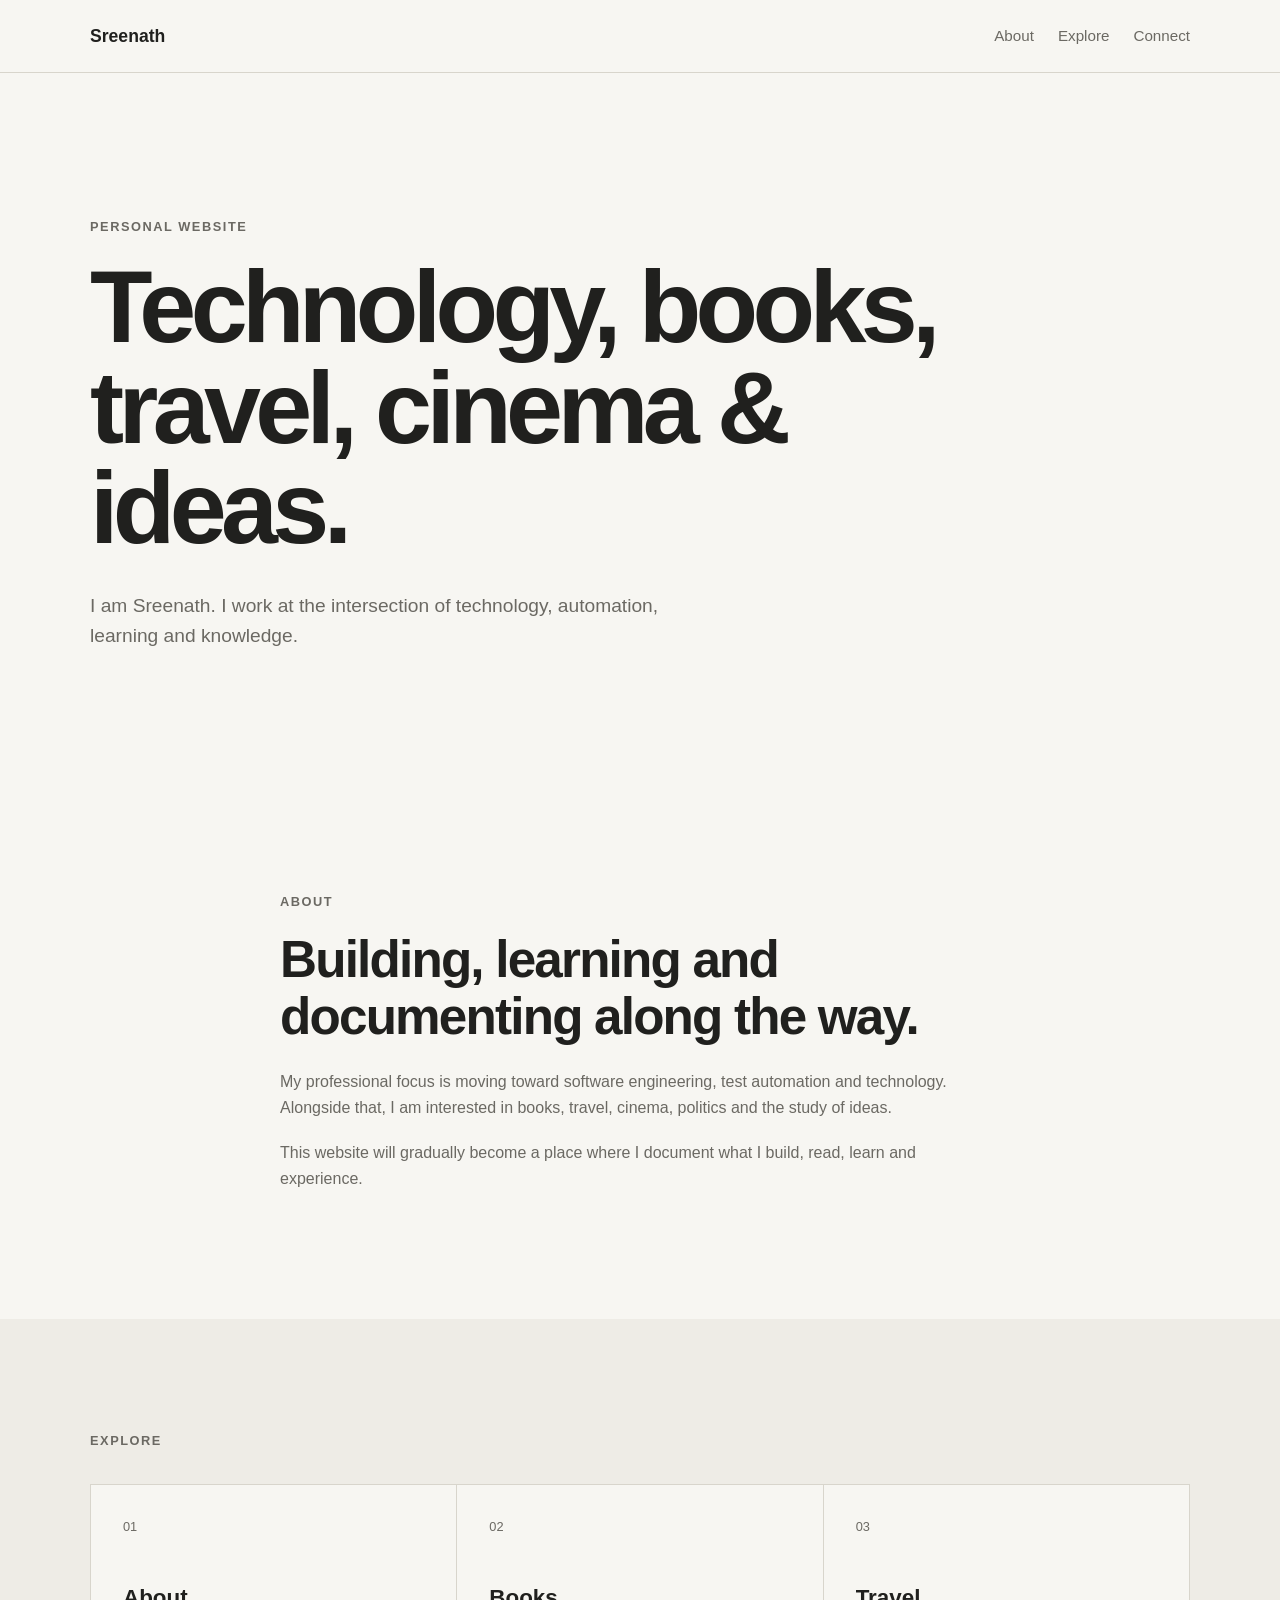
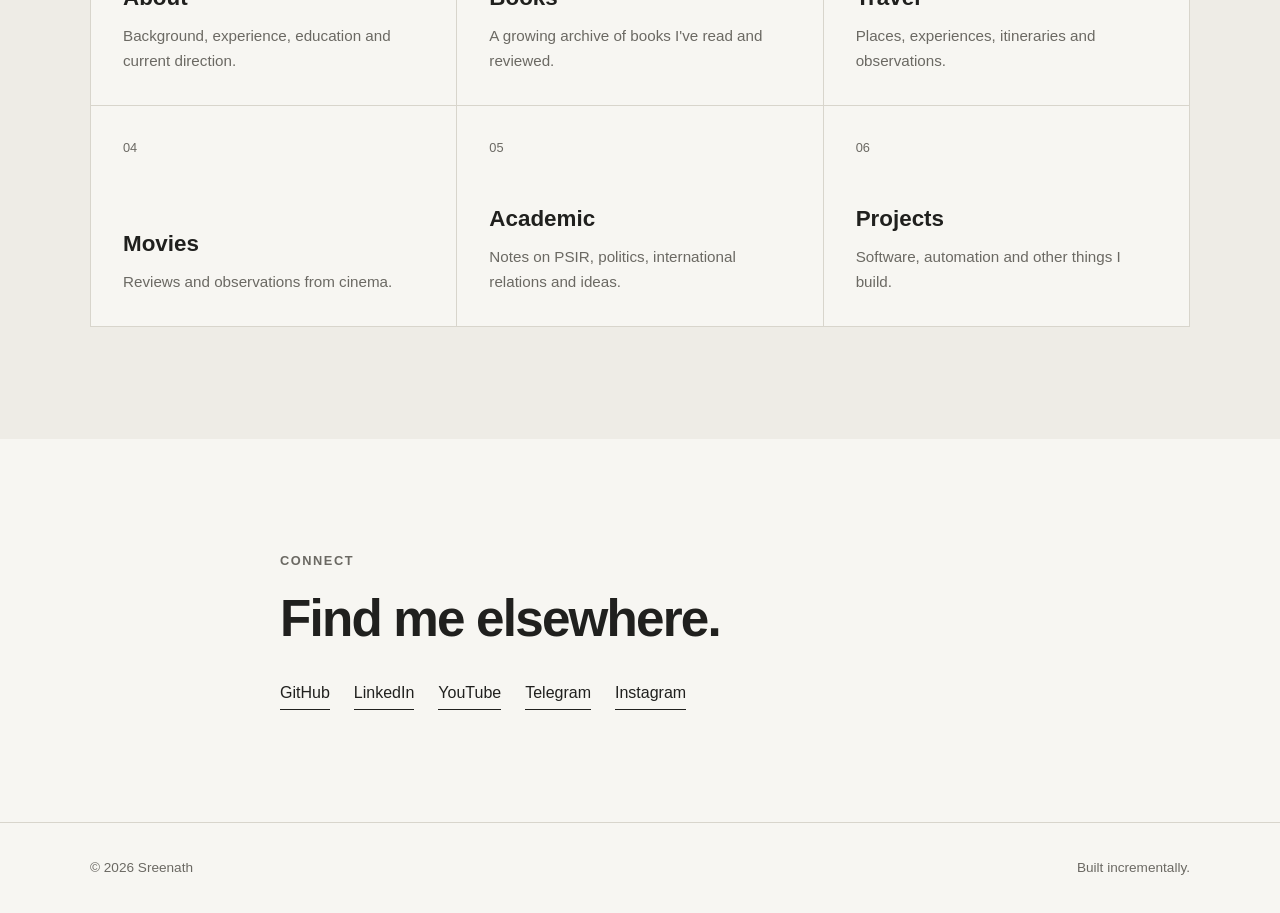
<file: index.html>
<!DOCTYPE html>
<html lang="en">
<head>
    <meta charset="UTF-8">
    <meta name="viewport" content="width=device-width, initial-scale=1.0">

    <meta
        name="description"
        content="Sreenath's personal website — technology, books, travel, cinema, politics and ideas."
    >

    <title>Sreenath — Technology, Books, Travel & Ideas</title>

    <link rel="stylesheet" href="style.css">
</head>

<body>

    <header class="site-header">
        <div class="container header-inner">

            <a class="site-name" href="index.html">
                Sreenath
            </a>

            <nav aria-label="Main navigation">
                <a href="about.html">About</a>
                <a href="#explore">Explore</a>
                <a href="#connect">Connect</a>
            </nav>

        </div>
    </header>


    <main>

        <!-- Hero -->

        <section class="hero">
            <div class="container">

                <p class="eyebrow">
                    Personal website
                </p>

                <h1>
                    Technology, books,<br>
                    travel, cinema & ideas.
                </h1>

                <p class="hero-description">
                    I am Sreenath. I work at the intersection of technology,
                    automation, learning and knowledge.
                </p>

            </div>
        </section>


        <!-- About -->

        <section id="about" class="section">
            <div class="container narrow">

                <p class="section-label">
                    About
                </p>

                <h2>
                    Building, learning and documenting along the way.
                </h2>

                <p>
                    My professional focus is moving toward software engineering,
                    test automation and technology. Alongside that, I am interested
                    in books, travel, cinema, politics and the study of ideas.
                </p>

                <p>
                    This website will gradually become a place where I document
                    what I build, read, learn and experience.
                </p>

            </div>
        </section>


        <!-- Explore -->

        <section id="explore" class="section section-alt">
            <div class="container">

                <p class="section-label">
                    Explore
                </p>

                <div class="cards">

                    <a class="card" href="about.html">
                        <span class="card-number">01</span>
                        <h3>About</h3>
                        <p>
                            Background, experience, education and current direction.
                        </p>
                    </a>

                    <a class="card" href="#">
                        <span class="card-number">02</span>
                        <h3>Books</h3>
                        <p>
                            A growing archive of books I've read and reviewed.
                        </p>
                    </a>

                    <a class="card" href="#">
                        <span class="card-number">03</span>
                        <h3>Travel</h3>
                        <p>
                            Places, experiences, itineraries and observations.
                        </p>
                    </a>

                    <a class="card" href="#">
                        <span class="card-number">04</span>
                        <h3>Movies</h3>
                        <p>
                            Reviews and observations from cinema.
                        </p>
                    </a>

                    <a class="card" href="#">
                        <span class="card-number">05</span>
                        <h3>Academic</h3>
                        <p>
                            Notes on PSIR, politics, international relations and ideas.
                        </p>
                    </a>

                    <a class="card" href="#">
                        <span class="card-number">06</span>
                        <h3>Projects</h3>
                        <p>
                            Software, automation and other things I build.
                        </p>
                    </a>

                </div>

            </div>
        </section>


        <!-- Connect -->

        <section id="connect" class="section">
            <div class="container narrow">

                <p class="section-label">
                    Connect
                </p>

                <h2>
                    Find me elsewhere.
                </h2>

                <div class="social-links">

                    <a href="https://github.com/sree34u" target="_blank" rel="noopener noreferrer">
                        GitHub
                    </a>

                    <a href="https://www.linkedin.com/in/sreenath-s-sree34u/" target="_blank" rel="noopener noreferrer">
                        LinkedIn
                    </a>

                    <a href="https://www.youtube.com/" target="_blank" rel="noopener noreferrer">
                        YouTube
                    </a>

                    <a href="https://t.me/sree34u" target="_blank" rel="noopener noreferrer">
                        Telegram
                    </a>

                    <a href="https://www.instagram.com/sree34u/" target="_blank" rel="noopener noreferrer">
                        Instagram
                    </a>

                </div>

            </div>
        </section>

    </main>


    <footer class="site-footer">
        <div class="container footer-inner">

            <p>
                © 2026 Sreenath
            </p>

            <p>
                Built incrementally.
            </p>

        </div>
    </footer>

</body>
</html>
</file>
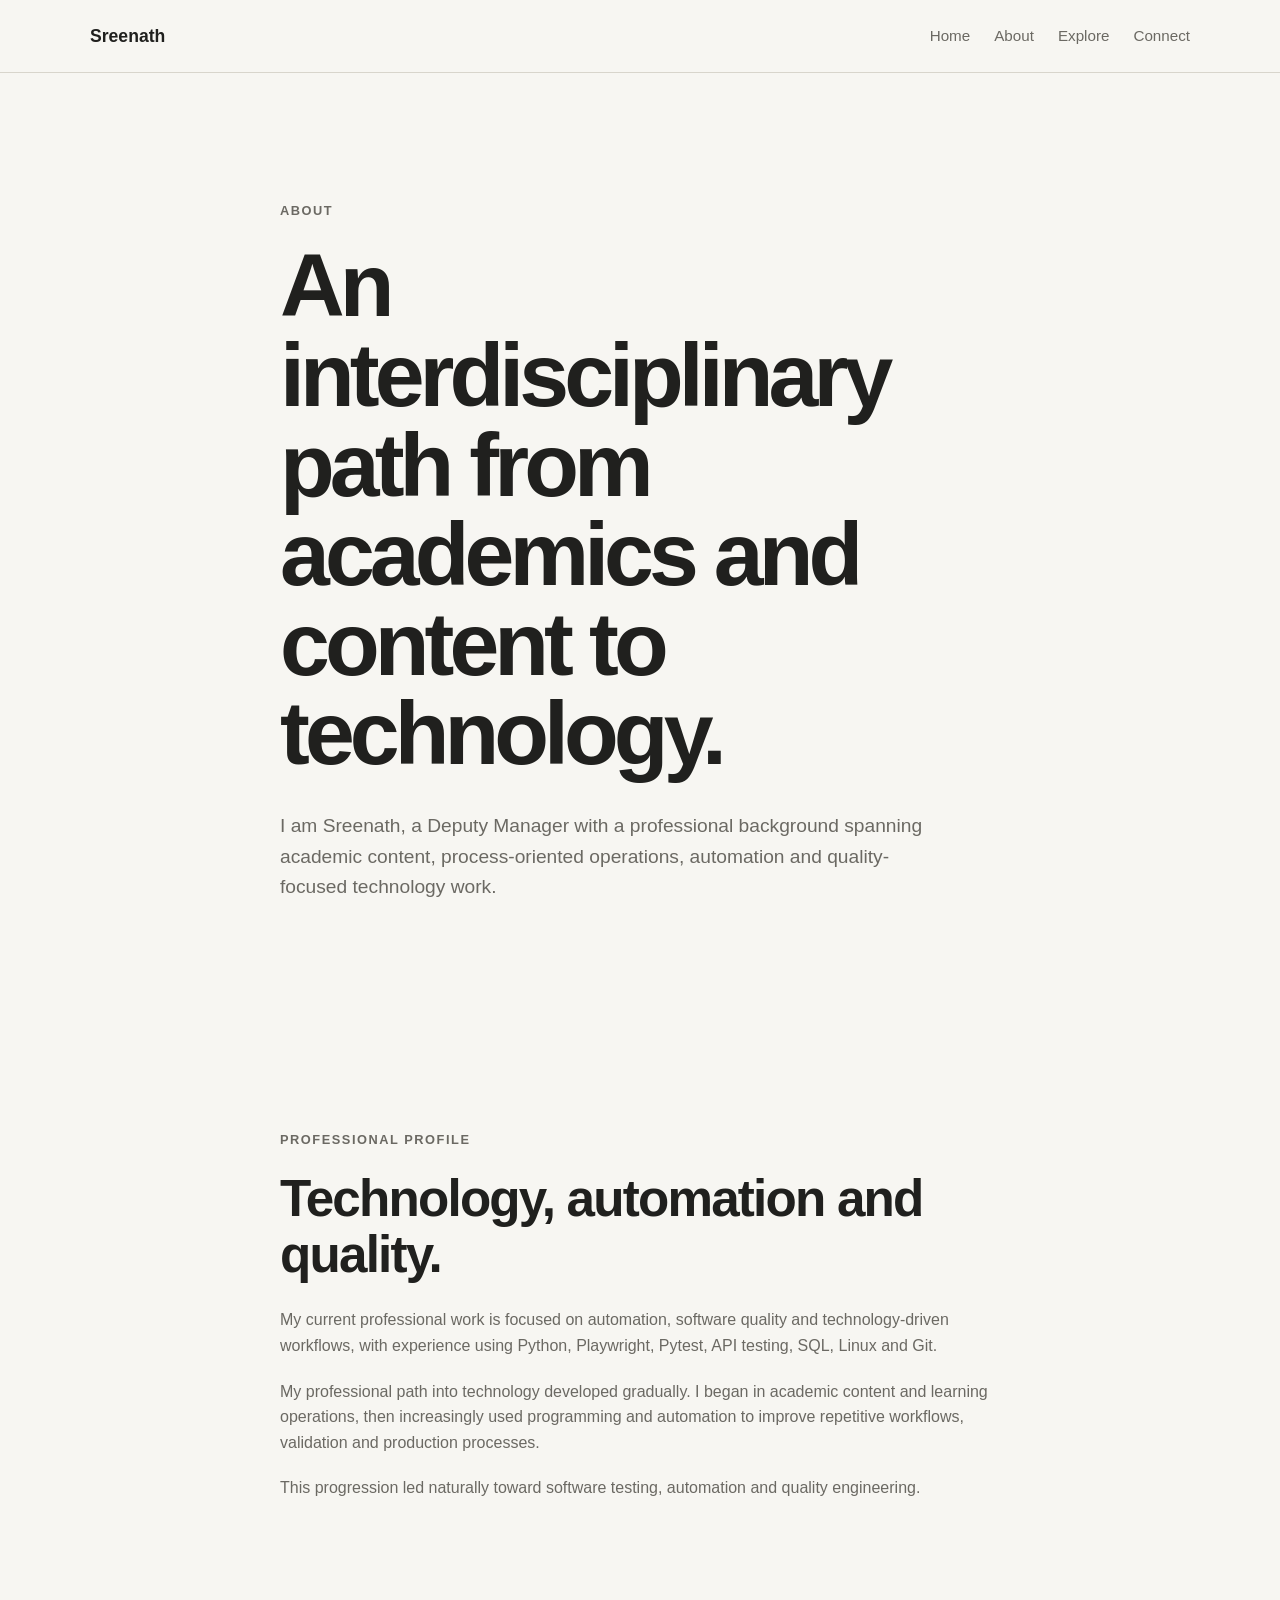
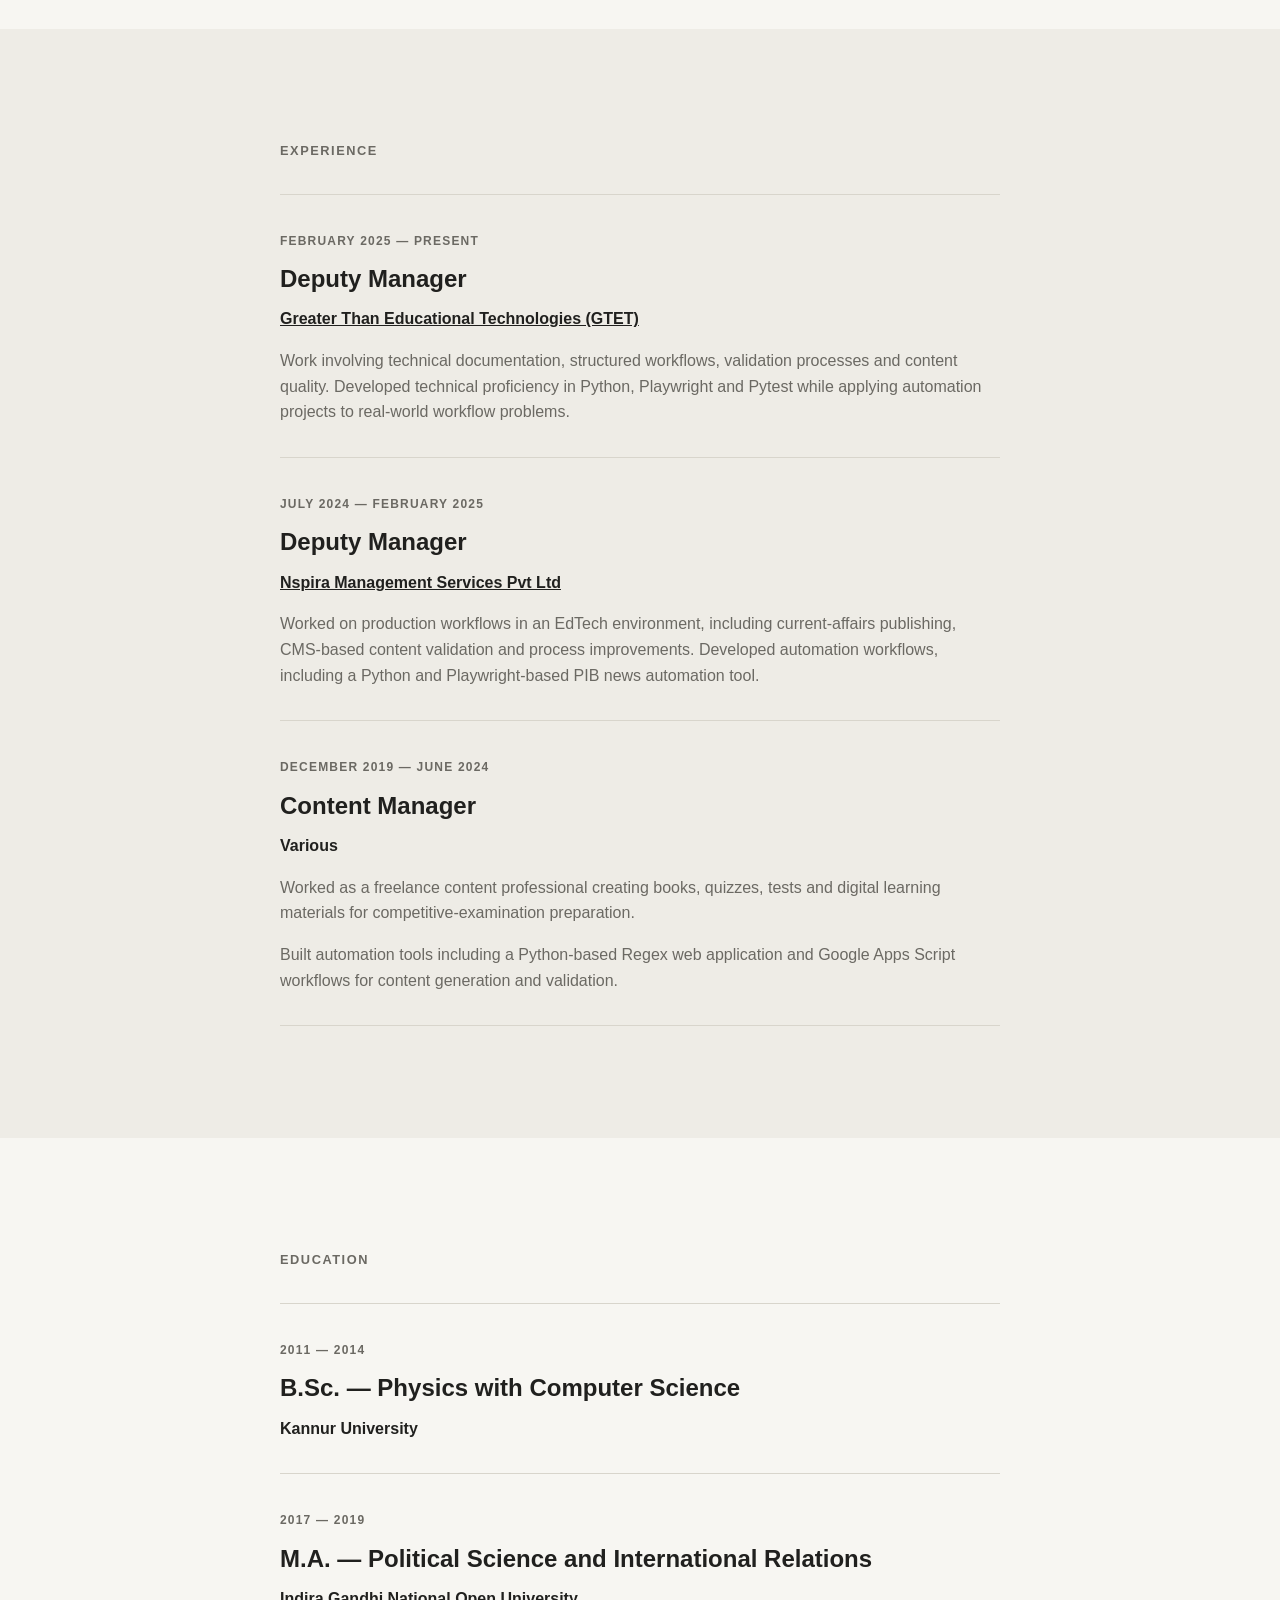
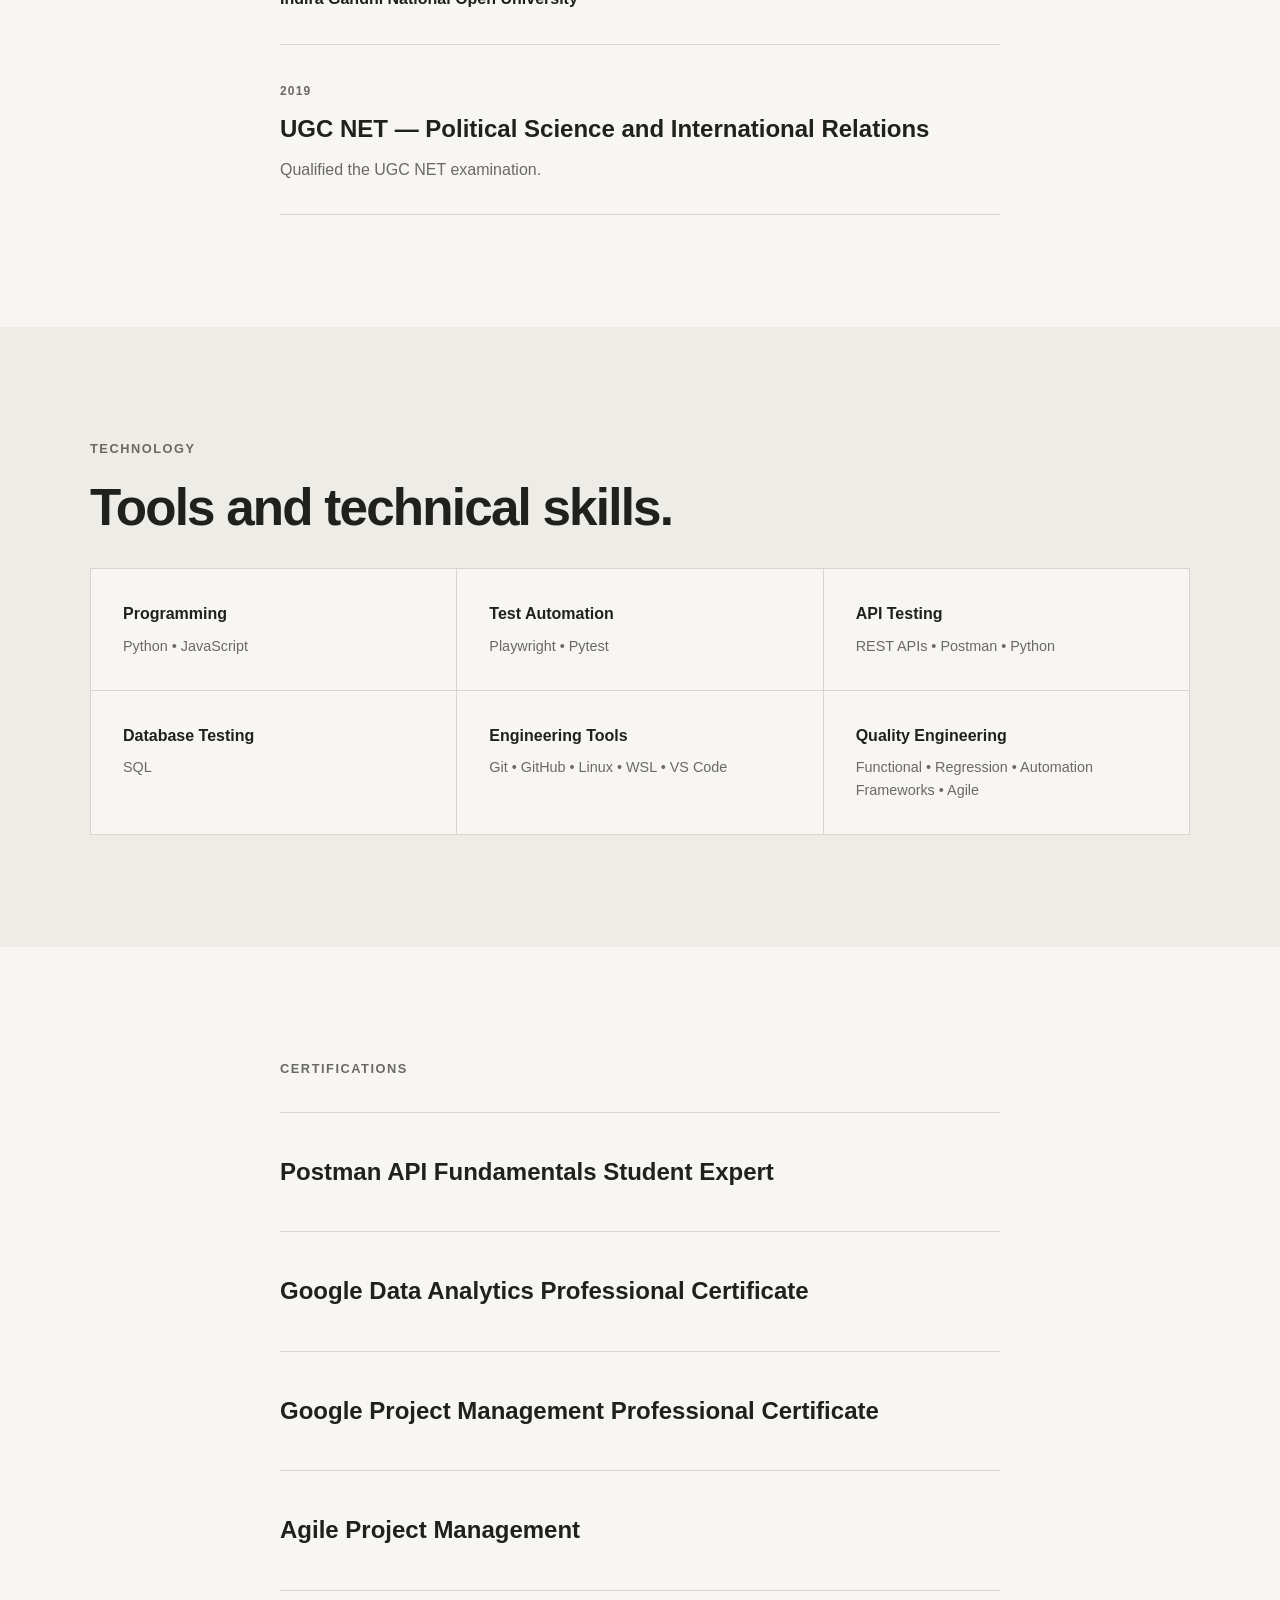
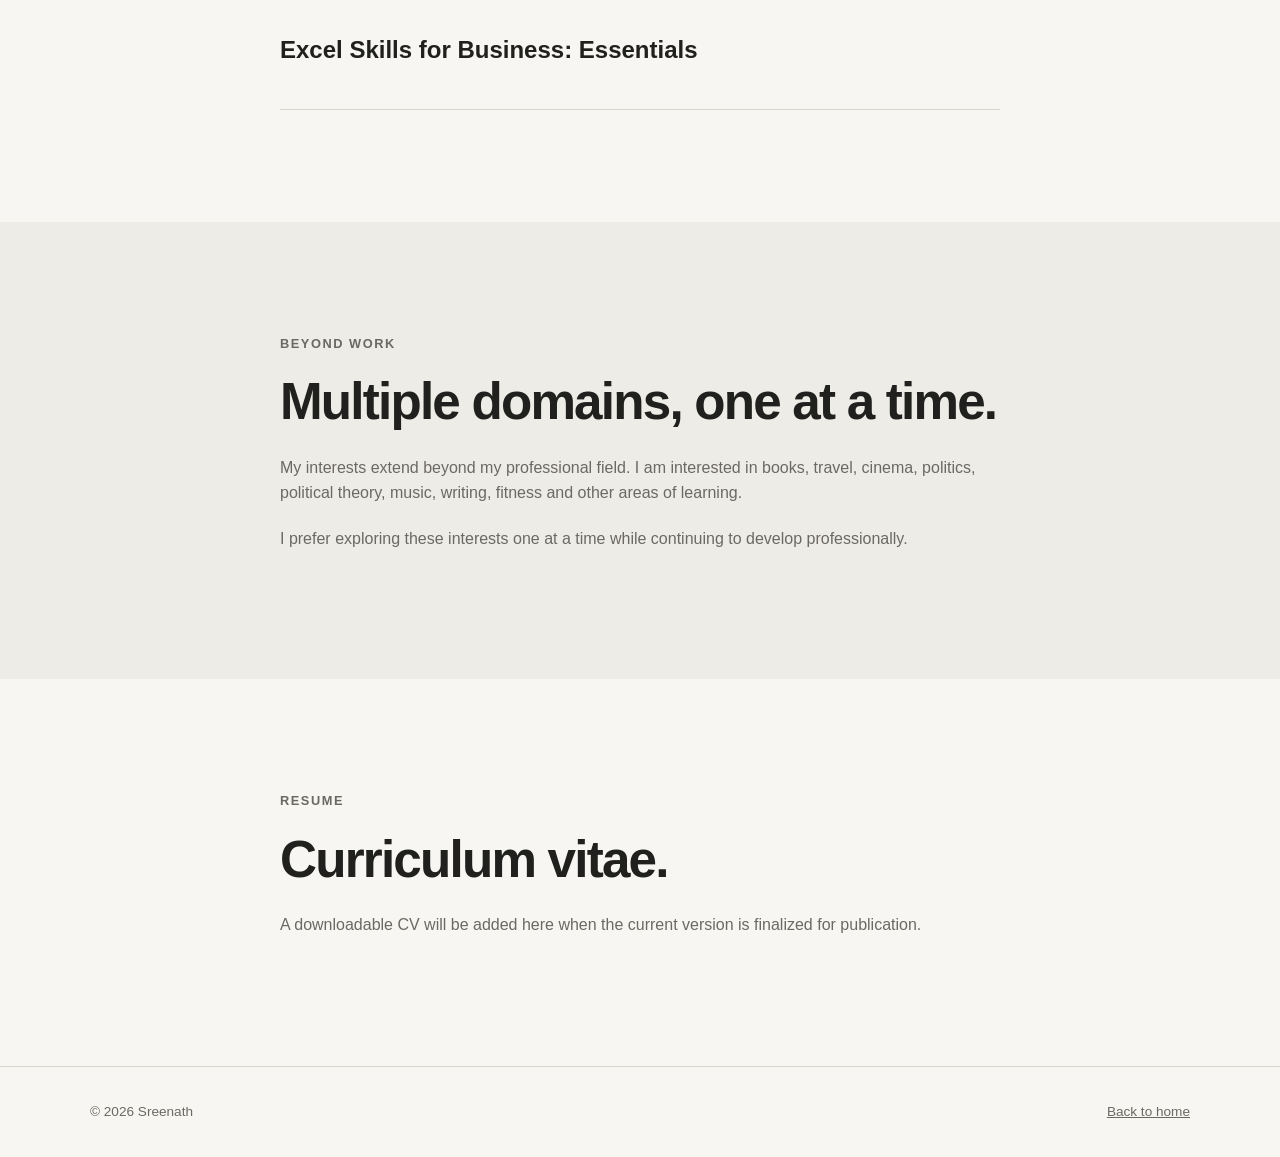
<file: about.html>
<!DOCTYPE html>
<html lang="en">
<head>
    <meta charset="UTF-8">
    <meta name="viewport" content="width=device-width, initial-scale=1.0">

    <meta
        name="description"
        content="About Sreenath — professional experience, education, technology and interests."
    >

    <title>About — Sreenath</title>

    <link rel="stylesheet" href="style.css">
</head>

<body>

    <header class="site-header">
        <div class="container header-inner">

            <a class="site-name" href="index.html">
                Sreenath
            </a>

            <nav aria-label="Main navigation">
                <a href="index.html">Home</a>
                <a href="about.html">About</a>
                <a href="index.html#explore">Explore</a>
                <a href="index.html#connect">Connect</a>
            </nav>

        </div>
    </header>


    <main>

        <!-- Introduction -->

        <section class="page-hero">
            <div class="container narrow">

                <p class="section-label">
                    About
                </p>

                <h1>
                    An interdisciplinary path from
                    academics and content to technology.
                </h1>

                <p class="page-intro">
                    I am Sreenath, a Deputy Manager with a professional
                    background spanning academic content, process-oriented
                    operations, automation and quality-focused technology work.
                </p>

            </div>
        </section>


        <!-- Professional Profile -->

        <section class="section">
            <div class="container narrow">

                <p class="section-label">
                    Professional profile
                </p>

                <h2>
                    Technology, automation and quality.
                </h2>

                <p>
                    My current professional work is focused on automation,
                    software quality and technology-driven workflows, with
                    experience using Python, Playwright, Pytest, API testing,
                    SQL, Linux and Git.
                </p>

                <p>
                    My professional path into technology developed gradually.
                    I began in academic content and learning operations, then
                    increasingly used programming and automation to improve
                    repetitive workflows, validation and production processes.
                </p>

                <p>
                    This progression led naturally toward software testing,
                    automation and quality engineering.
                </p>

            </div>
        </section>


        <!-- Experience -->

        <section class="section section-alt">
            <div class="container narrow">

                <p class="section-label">
                    Experience
                </p>

                <div class="timeline">

                    <article class="timeline-item">

                        <span class="timeline-label">
                            February 2025 — Present
                        </span>

                        <h3>
                            Deputy Manager
                        </h3>

                        <p class="timeline-company">
                            <a href="https://gtet.in/" target="_blank" rel="noopener noreferrer">
                                Greater Than Educational Technologies (GTET)
                            </a>
                        </p>

                        <p>
                            Work involving technical documentation, structured
                            workflows, validation processes and content quality.
                            Developed technical proficiency in Python,
                            Playwright and Pytest while applying automation
                            projects to real-world workflow problems.
                        </p>

                    </article>


                    <article class="timeline-item">

                        <span class="timeline-label">
                            July 2024 — February 2025
                        </span>

                        <h3>
                            Deputy Manager
                        </h3>

                        <p class="timeline-company">
                            <a href="https://nspira.in/" target="_blank" rel="noopener noreferrer">
                                Nspira Management Services Pvt Ltd
                            </a>
                        </p>

                        <p>
                            Worked on production workflows in an EdTech
                            environment, including current-affairs publishing,
                            CMS-based content validation and process
                            improvements. Developed automation workflows,
                            including a Python and Playwright-based PIB news
                            automation tool.
                        </p>

                    </article>


                    <article class="timeline-item">

                        <span class="timeline-label">
                            December 2019 — June 2024
                        </span>

                        <h3>
                            Content Manager
                        </h3>

                        <p class="timeline-company">
                            Various
                        </p>

                        <p>
                            Worked as a freelance content professional creating
                            books, quizzes, tests and digital learning materials
                            for competitive-examination preparation.
                        </p>

                        <p>
                            Built automation tools including a Python-based
                            Regex web application and Google Apps Script
                            workflows for content generation and validation.
                        </p>

                    </article>

                </div>

            </div>
        </section>


        <!-- Education -->

        <section class="section">
            <div class="container narrow">

                <p class="section-label">
                    Education
                </p>

                <div class="timeline">

                    <article class="timeline-item">

                        <span class="timeline-label">
                            2011 — 2014
                        </span>

                        <h3>
                            B.Sc. — Physics with Computer Science
                        </h3>

                        <p class="timeline-company">
                            Kannur University
                        </p>

                    </article>


                    <article class="timeline-item">

                        <span class="timeline-label">
                            2017 — 2019
                        </span>

                        <h3>
                            M.A. — Political Science and International Relations
                        </h3>

                        <p class="timeline-company">
                            Indira Gandhi National Open University
                        </p>

                    </article>


                    <article class="timeline-item">

                        <span class="timeline-label">
                            2019
                        </span>

                        <h3>
                            UGC NET — Political Science and International Relations
                        </h3>

                        <p>
                            Qualified the UGC NET examination.
                        </p>

                    </article>

                </div>

            </div>
        </section>


        <!-- Technology -->

        <section class="section section-alt">
            <div class="container">

                <p class="section-label">
                    Technology
                </p>

                <h2>
                    Tools and technical skills.
                </h2>

                <div class="skill-grid">

                    <div class="skill-group">
                        <h3>Programming</h3>
                        <p>Python • JavaScript</p>
                    </div>

                    <div class="skill-group">
                        <h3>Test Automation</h3>
                        <p>Playwright • Pytest</p>
                    </div>

                    <div class="skill-group">
                        <h3>API Testing</h3>
                        <p>REST APIs • Postman • Python</p>
                    </div>

                    <div class="skill-group">
                        <h3>Database Testing</h3>
                        <p>SQL</p>
                    </div>

                    <div class="skill-group">
                        <h3>Engineering Tools</h3>
                        <p>Git • GitHub • Linux • WSL • VS Code</p>
                    </div>

                    <div class="skill-group">
                        <h3>Quality Engineering</h3>
                        <p>Functional • Regression • Automation Frameworks • Agile</p>
                    </div>

                </div>

            </div>
        </section>


        <!-- Certifications -->

        <section class="section">
            <div class="container narrow">

                <p class="section-label">
                    Certifications
                </p>

                <div class="timeline">

                    <article class="timeline-item">
                        <h3>
                            Postman API Fundamentals Student Expert
                        </h3>
                    </article>

                    <article class="timeline-item">
                        <h3>
                            Google Data Analytics Professional Certificate
                        </h3>
                    </article>

                    <article class="timeline-item">
                        <h3>
                            Google Project Management Professional Certificate
                        </h3>
                    </article>

                    <article class="timeline-item">
                        <h3>
                            Agile Project Management
                        </h3>
                    </article>

                    <article class="timeline-item">
                        <h3>
                            Excel Skills for Business: Essentials
                        </h3>
                    </article>

                </div>

            </div>
        </section>


        <!-- Beyond work -->

        <section class="section section-alt">
            <div class="container narrow">

                <p class="section-label">
                    Beyond work
                </p>

                <h2>
                    Multiple domains, one at a time.
                </h2>

                <p>
                    My interests extend beyond my professional field. I am
                    interested in books, travel, cinema, politics, political
                    theory, music, writing, fitness and other areas of learning.
                </p>

                <p>
                    I prefer exploring these interests one at a time while
                    continuing to develop professionally.
                </p>

            </div>
        </section>


        <!-- CV -->

        <section class="section">
            <div class="container narrow">

                <p class="section-label">
                    Resume
                </p>

                <h2>
                    Curriculum vitae.
                </h2>

                <p>
                    A downloadable CV will be added here when the current
                    version is finalized for publication.
                </p>

            </div>
        </section>

    </main>


    <footer class="site-footer">
        <div class="container footer-inner">

            <p>
                © 2026 Sreenath
            </p>

            <p>
                <a href="index.html">Back to home</a>
            </p>

        </div>
    </footer>

</body>
</html>
</file>
<file: style.css>
:root {
    --background: #f7f6f2;
    --surface: #eeece6;
    --text: #20201e;
    --muted: #6b6963;
    --border: #d8d5cc;
    --max-width: 1100px;
    --narrow-width: 720px;
}


* {
    box-sizing: border-box;
}


html {
    scroll-behavior: smooth;
}


body {
    margin: 0;
    background: var(--background);
    color: var(--text);
    font-family:
        -apple-system,
        BlinkMacSystemFont,
        "Segoe UI",
        sans-serif;
    line-height: 1.6;
}


a {
    color: inherit;
}


.container {
    width: min(
        calc(100% - 3rem),
        var(--max-width)
    );

    margin: 0 auto;
}


.narrow {
    max-width: var(--narrow-width);
}


/* Header */

.site-header {
    border-bottom: 1px solid var(--border);
}


.header-inner {
    min-height: 72px;

    display: flex;
    align-items: center;
    justify-content: space-between;

    gap: 2rem;
}


.site-name {
    font-size: 1.1rem;
    font-weight: 700;
    text-decoration: none;
}


.site-header nav {
    display: flex;
    gap: 1.5rem;
}


.site-header nav a {
    color: var(--muted);
    font-size: 0.95rem;
    text-decoration: none;
}


.site-header nav a:hover {
    color: var(--text);
}


/* Hero */

.hero {
    padding: 9rem 0 8rem;
}


.eyebrow,
.section-label {
    margin: 0 0 1.25rem;

    color: var(--muted);

    font-size: 0.8rem;
    font-weight: 700;
    letter-spacing: 0.12em;
    text-transform: uppercase;
}


.hero h1 {
    max-width: 900px;

    margin: 0;

    font-size: clamp(3rem, 8vw, 6.5rem);
    font-weight: 600;
    letter-spacing: -0.055em;
    line-height: 0.98;
}


.hero-description {
    max-width: 620px;

    margin: 2rem 0 0;

    color: var(--muted);

    font-size: 1.2rem;
}


/* Sections */

.section {
    padding: 7rem 0;
}


.section-alt {
    background: var(--surface);
}


.section h2 {
    margin: 0 0 1.5rem;

    font-size: clamp(2rem, 4vw, 3.5rem);
    font-weight: 600;
    letter-spacing: -0.035em;
    line-height: 1.1;
}


.section p {
    color: var(--muted);
}


.section p + p {
    margin-top: 1.25rem;
}


/* Cards */

.cards {
    display: grid;

    grid-template-columns:
        repeat(3, minmax(0, 1fr));

    gap: 1px;

    margin-top: 2rem;

    background: var(--border);

    border: 1px solid var(--border);
}


.card {
    min-height: 220px;

    display: flex;
    flex-direction: column;

    padding: 2rem;

    background: var(--background);

    text-decoration: none;

    transition: transform 0.15s ease;
}


.card:hover {
    transform: translateY(-3px);
}


.card-number {
    color: var(--muted);

    font-size: 0.8rem;
}


.card h3 {
    margin: auto 0 0.5rem;

    font-size: 1.4rem;
}


.card p {
    margin: 0;

    font-size: 0.95rem;
}


/* Social links */

.social-links {
    display: flex;
    flex-wrap: wrap;
    gap: 1.5rem;

    margin-top: 2rem;
}


.social-links a {
    padding-bottom: 0.25rem;

    border-bottom: 1px solid var(--text);

    text-decoration: none;
}


/* Footer */

.site-footer {
    border-top: 1px solid var(--border);
}


.footer-inner {
    min-height: 90px;

    display: flex;
    align-items: center;
    justify-content: space-between;

    gap: 1rem;
}


.footer-inner p {
    margin: 0;

    color: var(--muted);

    font-size: 0.85rem;
}


/* Responsive */

@media (max-width: 800px) {

    .hero {
        padding: 6rem 0 5rem;
    }


    .section {
        padding: 5rem 0;
    }


    .cards {
        grid-template-columns: repeat(2, minmax(0, 1fr));
    }

}


@media (max-width: 600px) {

    .container {
        width: min(
            calc(100% - 2rem),
            var(--max-width)
        );
    }


    .header-inner {
        min-height: 64px;

        align-items: flex-start;
        flex-direction: column;

        padding: 1rem 0;
    }


    .site-header nav {
        width: 100%;

        gap: 1rem;

        overflow-x: auto;
    }


    .hero {
        padding: 5rem 0 4rem;
    }


    .hero h1 {
        font-size: clamp(2.8rem, 14vw, 4.5rem);
    }


    .hero-description {
        font-size: 1.05rem;
    }


    .cards {
        grid-template-columns: 1fr;
    }


    .card {
        min-height: 180px;
    }


    .footer-inner {
        align-items: flex-start;
        flex-direction: column;

        padding: 1.5rem 0;
    }

}
/* About / Resume page */

.page-hero {
    padding: 8rem 0 6rem;
}


.page-hero h1 {
    margin: 0;

    font-size: clamp(3rem, 7vw, 6rem);
    font-weight: 600;
    letter-spacing: -0.055em;
    line-height: 1;
}


.page-intro {
    max-width: 650px;

    margin-top: 2rem;

    color: var(--muted);

    font-size: 1.2rem;
}


.skill-grid {
    display: grid;

    grid-template-columns:
        repeat(3, minmax(0, 1fr));

    gap: 1px;

    margin-top: 2rem;

    background: var(--border);

    border: 1px solid var(--border);
}


.skill-group {
    padding: 2rem;

    background: var(--background);
}


.skill-group h3 {
    margin: 0 0 0.5rem;

    font-size: 1rem;
}


.skill-group p {
    margin: 0;

    font-size: 0.9rem;
}


.timeline {
    margin-top: 2rem;

    border-top: 1px solid var(--border);
}


.timeline-item {
    padding: 2rem 0;

    border-bottom: 1px solid var(--border);
}


.timeline-label {
    color: var(--muted);

    font-size: 0.75rem;
    font-weight: 700;
    letter-spacing: 0.1em;
    text-transform: uppercase;
}


.timeline-item h3 {
    margin: 0.5rem 0;

    font-size: 1.5rem;
}


.timeline-item p {
    margin: 0;
}


.cv-note {
    font-size: 0.9rem;
    font-style: italic;
}


/* Responsive About page */

@media (max-width: 800px) {

    .page-hero {
        padding: 6rem 0 4rem;
    }


    .skill-grid {
        grid-template-columns:
            repeat(2, minmax(0, 1fr));
    }

}


@media (max-width: 600px) {

    .page-hero {
        padding: 5rem 0 4rem;
    }


    .page-hero h1 {
        font-size: clamp(2.8rem, 14vw, 4.5rem);
    }


    .skill-grid {
        grid-template-columns: 1fr;
    }

}
.timeline-company {
    margin: 0 0 1rem;

    color: var(--text) !important;

    font-weight: 600;
}


.timeline-item p + p {
    margin-top: 1rem;
}
</file>
